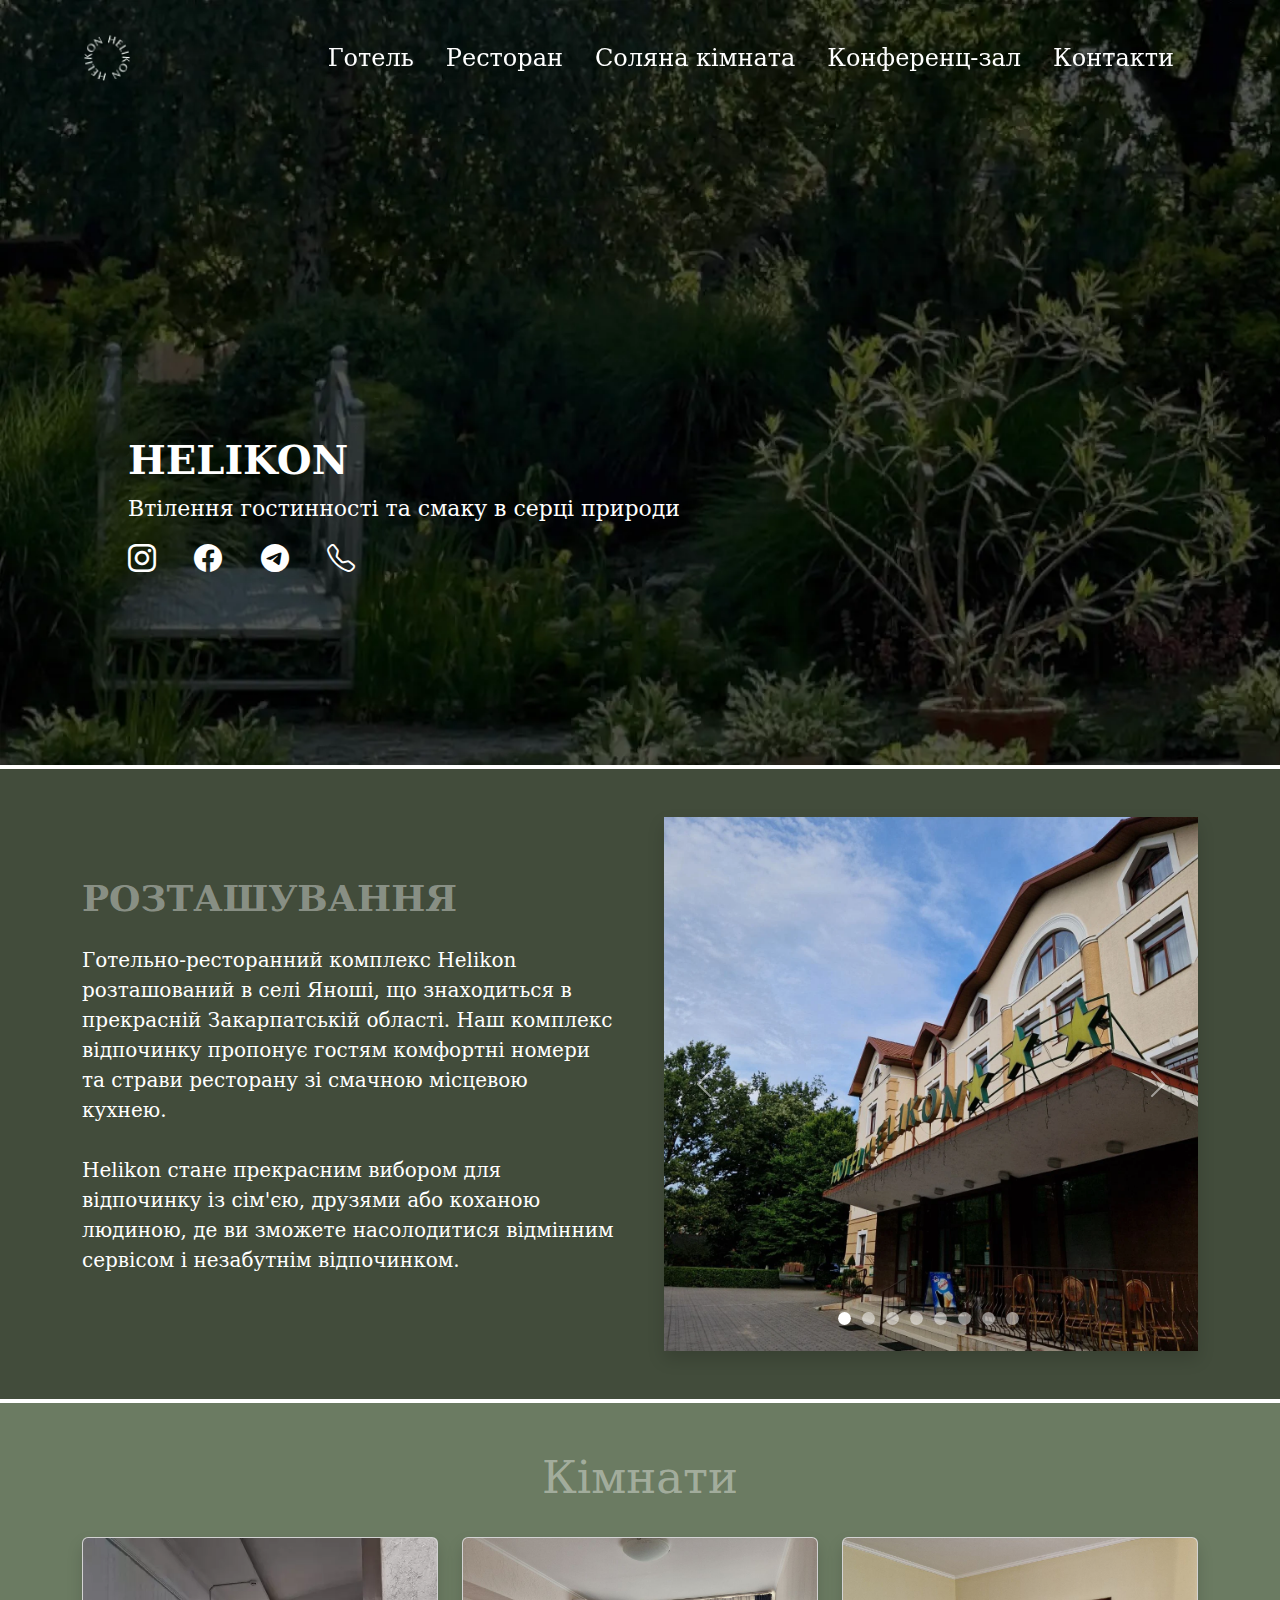
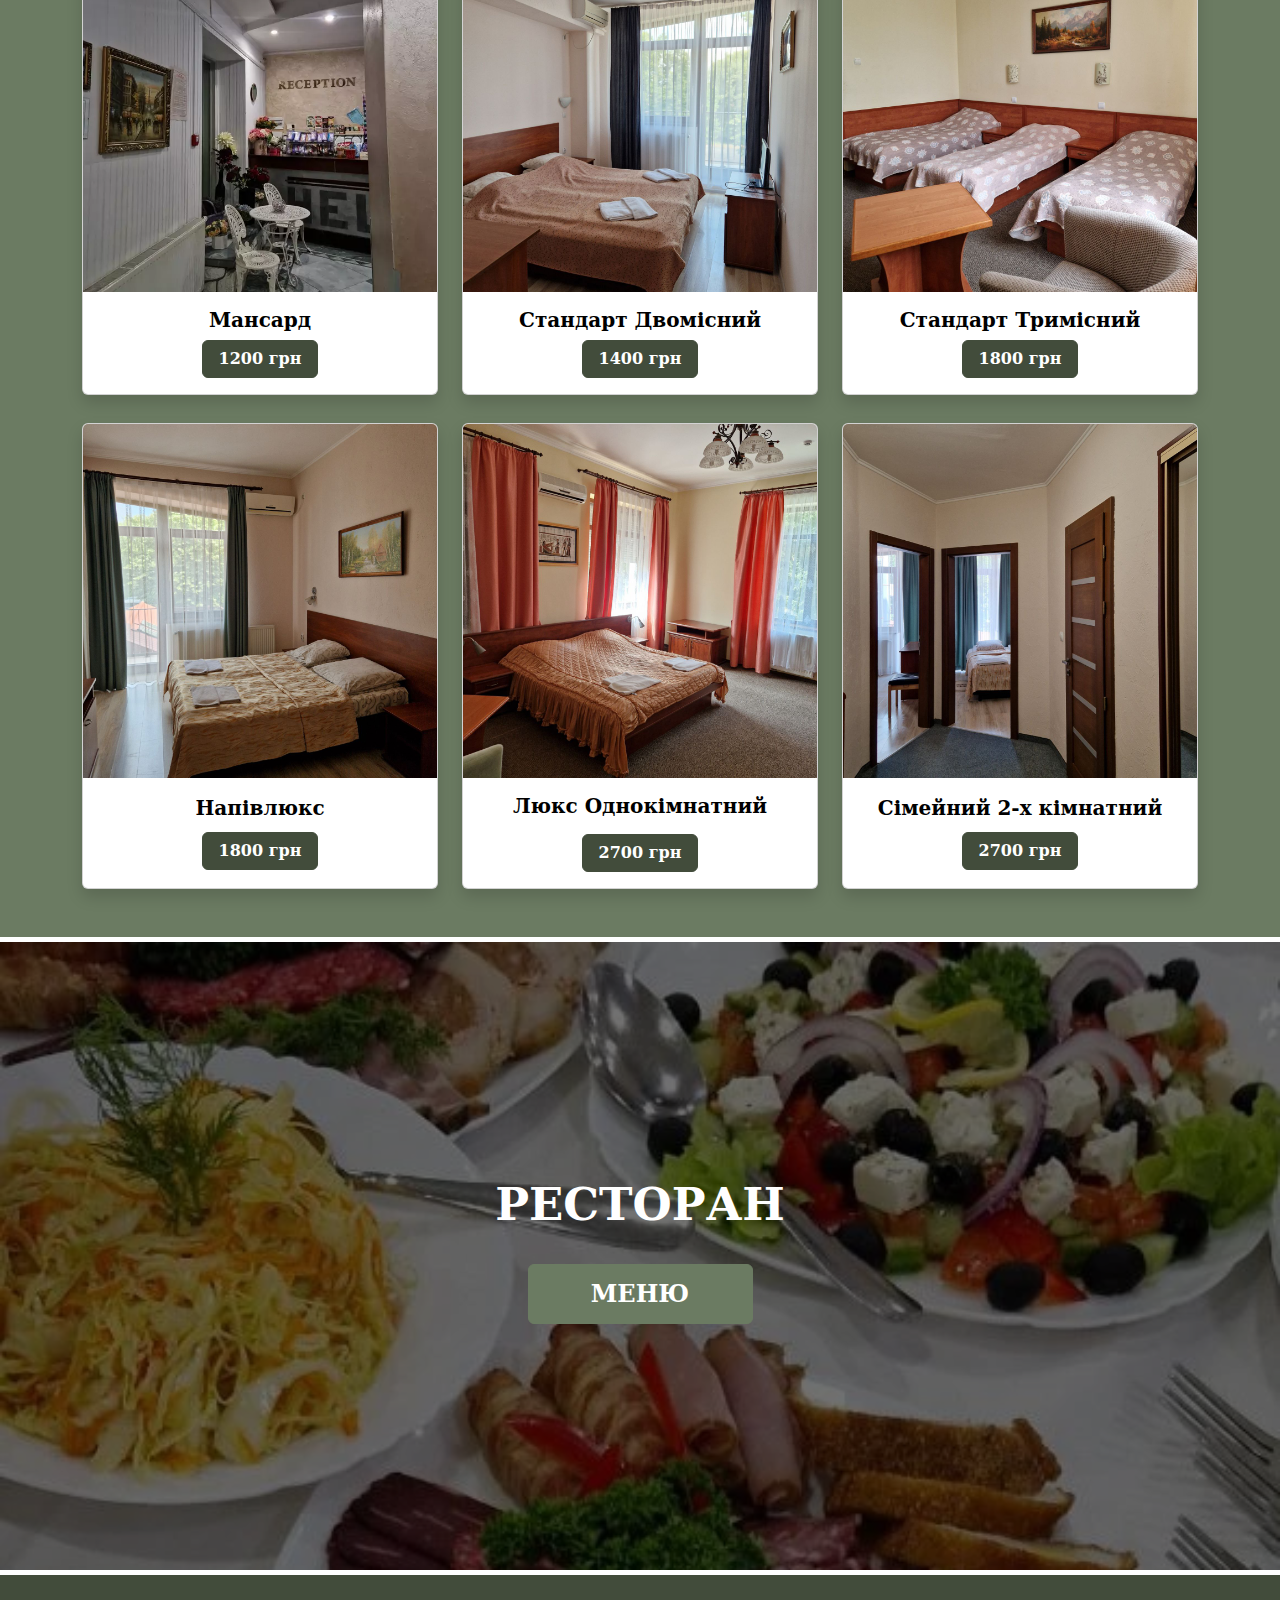
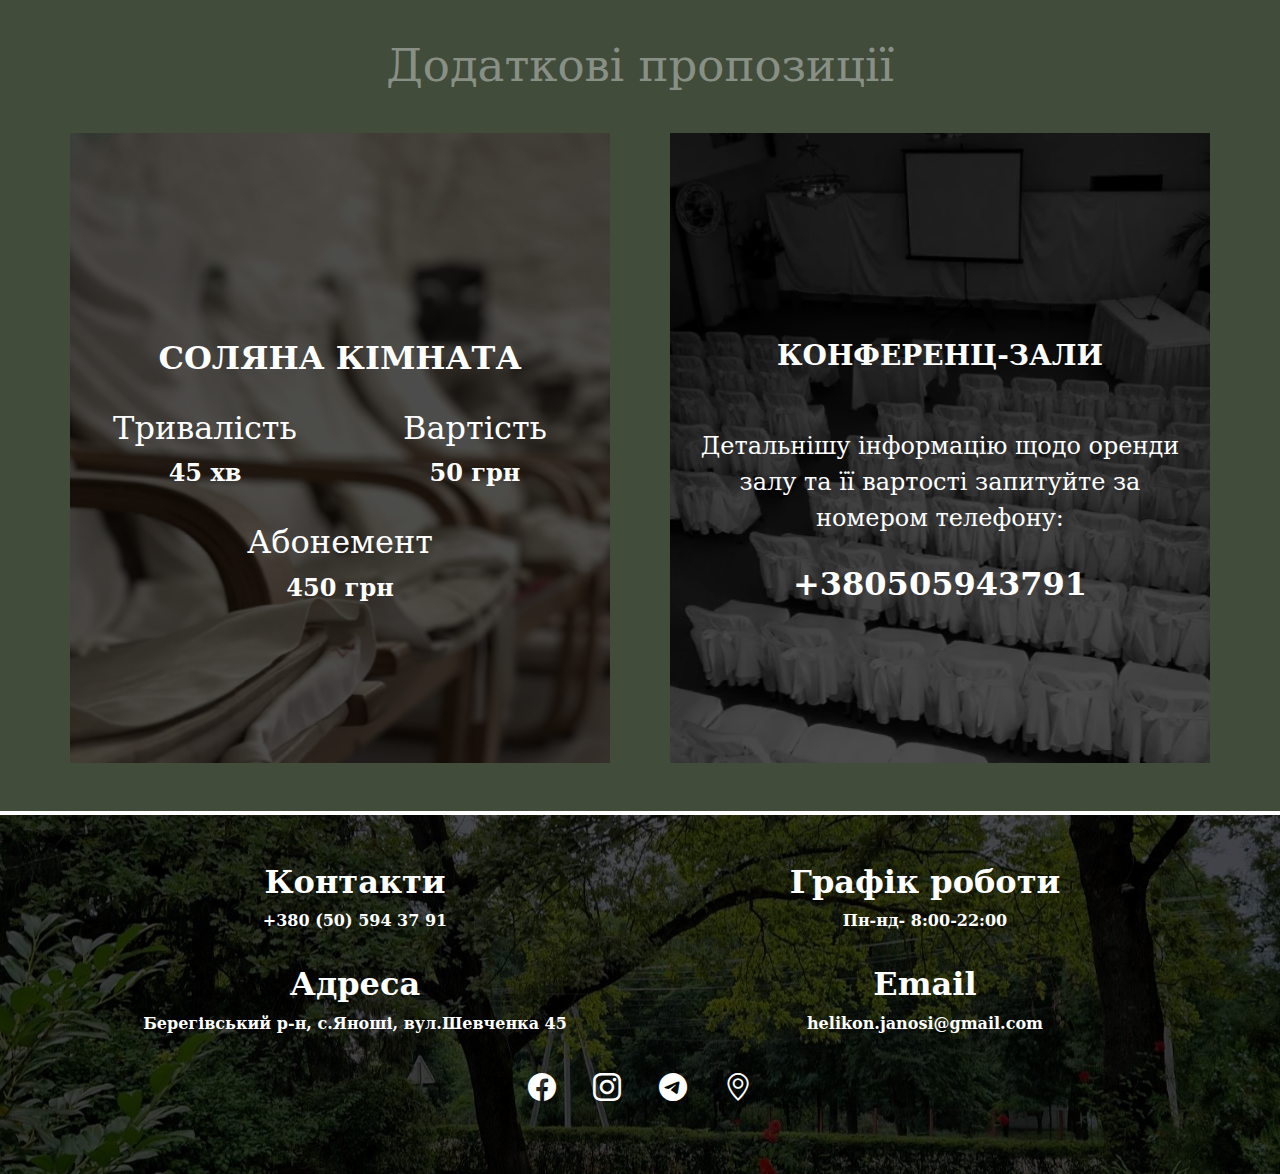
<file: index.html>
<!doctype html>
<html lang="en">
  <head>
    <meta charset="utf-8">
    <meta name="viewport" content="width=device-width, initial-scale=1">
    <title>Готель Гелікон - Яноші</title>
    <link rel="stylesheet" href="styles.css">
    <link rel="icon" type="image/x-icon" href="assets/logo.webp">
    <link rel="preconnect" href="https://fonts.googleapis.com">
    <link rel="preconnect" href="https://fonts.gstatic.com" crossorigin>
    <link href="https://fonts.googleapis.com/css2?family=Montserrat:ital,wght@0,100..900;1,100..900&display=swap" rel="stylesheet">
    <link rel="stylesheet" href="https://cdn.jsdelivr.net/npm/bootstrap-icons@1.11.3/font/bootstrap-icons.min.css">
    <link href="https://cdn.jsdelivr.net/npm/bootstrap@5.3.3/dist/css/bootstrap.min.css" rel="stylesheet" integrity="sha384-QWTKZyjpPEjISv5WaRU9OFeRpok6YctnYmDr5pNlyT2bRjXh0JMhjY6hW+ALEwIH" crossorigin="anonymous">
  </head>
  <body>
    <nav class="navbar navbar-expand-lg fixed-top navbar-dark m-auto" style="width: 100%;">
      <div class="container py-2">
        <img src="assets/logo.webp" style="width: 50px" alt="">
        <button
          class="navbar-toggler"
          type="button"
          data-bs-toggle="collapse"
          data-bs-target="#navbarNav"
          aria-controls="navbarNav"
          aria-expanded="false"
          aria-label="Toggle navigation"
        >
          <span class="navbar-toggler-icon"></span>
        </button>
        <div class="collapse navbar-collapse p-3" id="navbarNav">
          <ul class="navbar-nav ms-auto">
            <li class="nav-item ms-0 ms-md-3">
              <a class="nav-link  fs-4 fw-medium  text-white text-center no-padding" aria-current="page" href="#rooms">Готель </a>
            </li>
            <li class="nav-item ms-0 ms-md-3">
              <a class="nav-link  fs-4 fw-medium text-white text-center no-padding a-pt" href="#restaurant">Ресторан </a>
            </li>
            <li class="nav-item ms-0 ms-md-3">
              <a class="nav-link   fs-4 fw-medium  text-white text-center no-padding a-pt" href="#extra">Соляна кімната</a>
            </li>
            <li class="nav-item ms-0 ms-md-3">
              <a class="nav-link   fs-4 fw-medium text-white text-center no-padding a-pt"href="#conference">Конференц-зал</a>
            </li>
            <li class="nav-item ms-0 ms-md-3">
              <a class="nav-link  fs-4 fw-medium  text-white text-center no-padding a-pt" href="#footer">Контакти</a>
            </li>
          </ul>
        </div>
      </div>
    </nav>

    <section class="hero">
      <div class="wrapper" >
            <h1 class="text-white fw-bold w-50 smaller-helikon pb-1" >HELIKON</h1>
            <h4 class="text-white w-50 smaller-p" style="font-size: 22px;">Втілення гостинності та смаку в серці природи</h4>
            <p class="socials mt-3 lead">
              <a href="https://www.instagram.com/hotel.helikon?igshid=MzRlODBiNWFlZA%3D%3D" aria-label="instagram" target="_blank"><i class="bi bi-instagram text-white fs-3 me-3"></i></a>
              <a href="https://www.facebook.com/helikonhotel/" target="_blank" aria-label="facebook"><i class="bi bi-facebook text-white fs-3 mx-3"></i></a>
              <a href="https://t.me/helikon_hotel" target="_blank" aria-label="telegram"><i class="bi bi-telegram text-white fs-3 mx-3"></i></a>
              <a href="tel:+380505943791" target="_blank" aria-label="telephone"><i class="bi bi-telephone text-white fs-3 mx-3"></i></a>
            </p>
      </div>
    </section>
  
  <section class=" bg-dark-green">
    <div class="container py-5 mt-1">
      <div class="row align-items-center justify-content-center g-5">
        <div class="col-12 col-lg-6">
          <h1 class="fw-bold text-title-color pb-3 kozep smaller-title" style="font-size: 36px;">РОЗТАШУВАННЯ</h1>
          <p class="lead text-white fs-5 smaller-p kozep">
            Готельно-ресторанний комплекс Helikon розташований в селі Яноші,
             що знаходиться в прекрасній Закарпатській області. Наш комплекс відпочинку пропонує 
             гостям комфортні номери та страви ресторану зі смачною місцевою кухнею.
                <br><br>
            Helikon стане прекрасним вибором для відпочинку із сім'єю, друзями або коханою людиною,
             де ви зможете насолодитися відмінним сервісом і незабутнім відпочинком.
          </p>
        </div>
          <div class="col-12 col-lg-6 ">
            <div id="carouselExampleIndicators" class="carousel slide" data-bs-ride="carousel">
              <div class="carousel-indicators">
                <button type="button" data-bs-target="#carouselExampleIndicators" data-bs-slide-to="0" class="active" aria-current="true" aria-label="Slide 1"></button>
                <button type="button" data-bs-target="#carouselExampleIndicators" data-bs-slide-to="1" aria-label="Slide 2"></button>
                <button type="button" data-bs-target="#carouselExampleIndicators" data-bs-slide-to="2" aria-label="Slide 3"></button>
                <button type="button" data-bs-target="#carouselExampleIndicators" data-bs-slide-to="3" aria-label="Slide 4"></button>
                <button type="button" data-bs-target="#carouselExampleIndicators" data-bs-slide-to="4" aria-label="Slide 5"></button>
                <button type="button" data-bs-target="#carouselExampleIndicators" data-bs-slide-to="5" aria-label="Slide 6"></button>
                <button type="button" data-bs-target="#carouselExampleIndicators" data-bs-slide-to="6" aria-label="Slide 7"></button>
                <button type="button" data-bs-target="#carouselExampleIndicators" data-bs-slide-to="7" aria-label="Slide 8"></button>
              </div>
              <div class="carousel-inner shadow">
                <div class="carousel-item active c-item">
                  <img src="assets/hoteltext.webp" class="d-block c-img w-100" alt="helikontext" y>
                </div>
                <div class="carousel-item  c-item">
                  <img src="assets/reception.webp" class="d-block c-img w-100" alt="reception">
                </div>
                <div class="carousel-item c-item">
                  <img src="assets/billiard.jpg" class="d-block c-img w-100" alt="billiard">
                </div>
                <div class="carousel-item c-item">
                  <img src="assets/padrestaurant.jpg" class="d-block c-img w-100" alt="restaurant-entrance">
                </div>
                <div class="carousel-item c-item">
                  <img src="assets/beszetkak.jpg" class="d-block c-img w-100" alt="restaurant-entrance">
                </div>
                <div class="carousel-item c-item">
                  <img src="assets/monument.webp" class="d-block c-img w-100" alt="monument">
                </div>
                <div class="carousel-item c-item">
                  <img src="assets/park3.webp" class="d-block c-img w-100" alt="park">
                </div>
                <div class="carousel-item c-item">
                  <img src="assets/bridge.webp" class="d-block c-img w-100" alt="bridge">
                </div>
              </div>
              <button class="carousel-control-prev" type="button" data-bs-target="#carouselExampleIndicators" data-bs-slide="prev">
                <span class="carousel-control-prev-icon" aria-hidden="true"></span>
                <span class="visually-hidden">Previous</span>
              </button>
              <button class="carousel-control-next" type="button" data-bs-target="#carouselExampleIndicators" data-bs-slide="next">
                <span class="carousel-control-next-icon" aria-hidden="true"></span>
                <span class="visually-hidden">Next</span>
              </button>
            </div>
        </div>
      </div>
    </div>
  </section>
 
    <section class="bg-light-green mt-1" id="rooms">
      <div class="container py-5">
        <div class="row">
          <h1 class="text-title-color text-center pb-4" style="font-size: 45px;">Кімнати</h1>
        </div>
        <div class="row row-cols-1 row-cols-md-3 justify-content-center g-4 ">
          <div class="col-12 col-lg-4">
            <a href="rooms/room_mansard.html">
              <div class="card shadow" style="height: 100%;">
                <img src="assets/reception.webp" class="card-img-top" alt="reception">
                <div class="card-body m-auto d-flex row align-items-center justify-content-center">
                  <h2 class="card-title fw-bold text-black text-center fs-5">Мансард</h2>
                  <a href="rooms/room_mansard.html" aria-label="mansard-room" class="text-center"><button class="btn btn-primary px-3 fw-bold" >1200 грн</button></a>
                </div>
              </div>
            </a>
            
          </div>
          
          <div class="col-12 col-lg-4">
            <a href="rooms/standard.html">
              <div class="card shadow">
                <img src="assets/standard-1.jpg" class="card-img-top" alt="reception">
                <div class="card-body m-auto text-center d-flex row align-items-center justify-content-center">
                  <h2 class="card-title fw-bold text-black text-center fs-5">Стандарт Двомісний</h2>
                  <a href="rooms/standard.html" aria-label="standard-room" class=""><button class="btn btn-primary px-3 fw-bold" >1400 грн</button></a>
                </div>
              </div>
            </a>
          </div>

          <div class="col-12 col-lg-4">
            <a href="rooms/standard3.html">
              <div class="card shadow">
                <img src="assets/3-standard-beds-2.jpg" class="card-img-top" alt="reception">
                <div class="card-body m-auto text-center d-flex row align-items-center justify-content-center">
                  <h2 class="card-title fw-bold text-center fs-5 text-black">Стандарт Тримісний</h2>
                  <a href="rooms/standard3.html" aria-label="standard-3-room" class=""><button class="btn btn-primary px-3 fw-bold" >1800 грн</button></a>
                </div>
              </div>
            </a>
            
          </div>

        </div>


        <div class="row row-cols-1 row-cols-md-3 justify-content-center g-4 mt-1">
          <div class="col-12 col-lg-4">
            <a href="rooms/half_lux.html">
              <div class="card shadow " style="height: 100%">
                <img src="assets/half-lux-bg.jpg" class="card-img-top" alt="reception">
                <div class="card-body bf m-auto text-center d-flex row align-items-center justify-content-center">
                  <h2 class="card-title fw-bold text-center fs-5 text-black" >Напівлюкс</h2>
                  <a href="rooms/half_lux.html" class="" aria-label="half_lux"><button class="btn btn-primary px-3 fw-bold" >1800 грн</button></a>
                </div>
              </div>
            </a>
            
          </div>


          <div class="col-12 col-lg-4 " >
            <a href="rooms/lux.html">
              <div class="card shadow" style="height: 100%" >
                <img src="assets/1szobas-lux-5.jpg" class="card-img-top" alt="reception">
                <div class="card-body m-auto text-center d-flex row align-items-center justify-content-center">
                  <h2 class="card-title fw-bold text-center fs-5 text-black" >Люкс Однокімнатний</h2>
                  <a href="rooms/lux.html" class="" aria-label="lux"><button class="btn btn-primary px-3 mt-sm-2 m-0 fw-bold" >2700 грн</button></a>
                </div>
              </div>
            </a>
            
          </div>


          <div class="col-12 col-lg-4" >
            <a href="rooms/family.html">
              <div class="card shadow " style="height: 100%">
                <img src="assets/family-room-corridor.jpg" class="card-img-top" alt="reception">
                <div class="card-body m-auto text-center d-flex row align-items-center justify-content-center">
                  <h2 class="card-title fw-bold text-center fs-5 text-black">Сімейний 2-х кімнатний</h2>
                  <a href="rooms/family.html"  class=""><button class="btn btn-primary px-3 fw-bold" >2700 грн</button></a>
                </div>
              </div>
            </a>
            
          </div>


        </div>

      </div>
    </section>


    <section class="food mt-1 " style="height: 70vh" id="restaurant">
      <div class="container py-5 " style="position: relative;top: 30%;">
        <div class="row">
          <h1 class="text-white fw-bold text-center pb-4 bigger-title" style="font-size: 45px;">РЕСТОРАН</h1>
        </div>
        <div class="row align-items-center justify-content-center">
          <a href="https://drive.google.com/file/d/1FAwfvwoarfhli2AD0SBdo2OwLn0RO6tQ/view" class="text-center" target="_blank"><button class="btn btn-secondary btn-resp fw-bold fs-4" style="width: 25vh; height: 60px;">МЕНЮ</button></a>
        </div>
    </section>





    <section class="bg-dark-green mt-1" id="extra">
      <div class="container py-5">
        <div class="row py-3">
          <h1 class="text-title-color text-center" style="font-size: 45px;">Додаткові пропозиції</h1>
        </div>
        <div class="row  text-white fw-bold jc-center"  style="justify-content: space-between;">
          <div class="col-12 col-lg-6 text-center salt-room p-0 mt-3 card-width" style="height: 70vh; max-width: 60vh;">
            <div class="salt-room-filter">
              <div class="container top" style="position: absolute; top: 25%;">
                <div class="row">
                  <div class="col-12">
                    <h1 class= "mt-5 fw-bold smaller-title fs-2">СОЛЯНА КІМНАТА</h1>
                  </div>
                </div>
                <div class="row mt-2">
                  <div class="col-12 col-lg-6 mt-3">
                    <h2 class="fs-2">Тривалість</h2>
                    <p class="fs-4">45 хв</p>
                  </div>
                  <div class="col-12 col-lg-6 mt-3">
                    <h2 class="fs-2">Вартість</h2>
                    <p class="fs-4">50 грн</p>
                  </div>
                </div>
                <div class="row mt-2">
                  <div class="col-12 mt-2">
                    <h2 class="fs-2">Абонемент</h2>
                    <p class="fs-4">450 грн</p>
                  </div>
                </div>
              </div>
            </div>
          </div >

          <div class="col-12 col-lg-6 text-center conference p-0 mt-3 card-width" style="height: 70vh; max-width: 60vh;"id="conference">
            <div class="salt-room-filter">
              <div class="container top" style="position: absolute; top: 25%;">
                <div class="row ">
                  <div class="col-12 ">
                    <h1 class= "mt-5 fw-bold fs-3 smaller-title" >КОНФЕРЕНЦ-ЗАЛИ</h1>
                  </div>
                </div>
                <div class="row mt-5 fw-light fs-4">
                  <p>Детальнішу інформацію щодо оренди залу та її вартості запитуйте за номером телефону:</p>
                </div>
                <div class="row text-center fw-bold fs-2 mt-2">
                  <a href="tel:+380505943791" aria-label="tel">+380505943791</a>
                </div>
                </div>
              </div>
            </div>
            
          </div>
        </div>
      </div>
    </section>
    <footer class="mx-auto mt-1" id="footer">
      <div class="footer-filter py-5">
          <div class="container ">
              <div class="row">
                  <div class="col-12 col-lg-6">
                      <h2 class="text-white fw-bold text-center">Контакти</h2>
                      <p class="text-white fw-bold text-center"><a href="tel:+380505943791" aria-label="tel">+380 (50) 594 37 91</a></p>
                  </div>
                  <div class="col-12 col-lg-6">
                      <h2 class="text-white fw-bold text-center">Графік роботи</h2>
                      <p class="text-white fw-bold text-center">Пн-нд- 8:00-22:00</p>
                  </div>
              </div>
              <div class="row pt-3">
                  <div class="col-12 col-lg-6">
                      <h2 class="text-white fw-bold text-center">Адреса</h2>
                      <p class="text-white fw-bold text-center">Берегівський р-н, с.Яноші, вул.Шевченка 45</p>
                  </div>
                  <div class="col-12 col-lg-6">
                      <h2 class="text-white fw-bold text-center ">Email</h2>
                      <p class="text-white fw-bold text-center ">helikon.janosi@gmail.com</p>
                  </div>
              </div>
              <div class="row">
                <div class="col-12">
                  <p class="socials mt-3 text-center">
                    <a href="https://www.facebook.com/helikonhotel/" aria-label="facebook" target="_blank"><i class="bi bi-facebook text-white fs-3 mx-3"></i></a>
                    <a href="https://www.instagram.com/hotel.helikon?igshid=MzRlODBiNWFlZA%3D%3D" aria-label="instagram" target="_blank"><i class="bi bi-instagram text-white fs-3 mx-3"></i></a>
                    <a href="https://t.me/helikon_hotel" target="_blank" aria-label="telegram"><i class="bi bi-telegram text-white fs-3 mx-3"></i></a>
                    <a href="https://maps.app.goo.gl/gHzS9UnfckGbRs8E8" aria-label="maps" target="_blank"><i class="bi bi-geo-alt text-white fs-3 mx-3"></i></a>
                  </p>
                </div>
              </div>
          </div>
      </div>
     
    </footer>
    <script src="https://code.jquery.com/jquery-3.5.1.slim.min.js"></script>
  <script src="https://cdn.jsdelivr.net/npm/@popperjs/core@2.9.2/dist/umd/popper.min.js"></script>
  <script src="https://stackpath.bootstrapcdn.com/bootstrap/4.5.2/js/bootstrap.min.js"></script>
    <script src="https://cdn.jsdelivr.net/npm/bootstrap@5.3.3/dist/js/bootstrap.bundle.min.js" integrity="sha384-YvpcrYf0tY3lHB60NNkmXc5s9fDVZLESaAA55NDzOxhy9GkcIdslK1eN7N6jIeHz" crossorigin="anonymous"></script>
    <script>
      var nav = document.querySelector('nav');

      window.addEventListener('scroll', function() {
        if (window.pageYOffset > 100) {
          nav.classList.add('navbar-bg', 'shadow');
        } else {
          nav.classList.remove('navbar-bg', 'shadow');
        }
      });
      $(document).ready(function () {
    $('.navbar-nav a').on('click', function () {
      if ($('.navbar-toggler').is(':visible')) {
        $('.navbar-collapse').collapse('hide');
      }
    });
  });
    </script>

  </body>
</html>
</file>
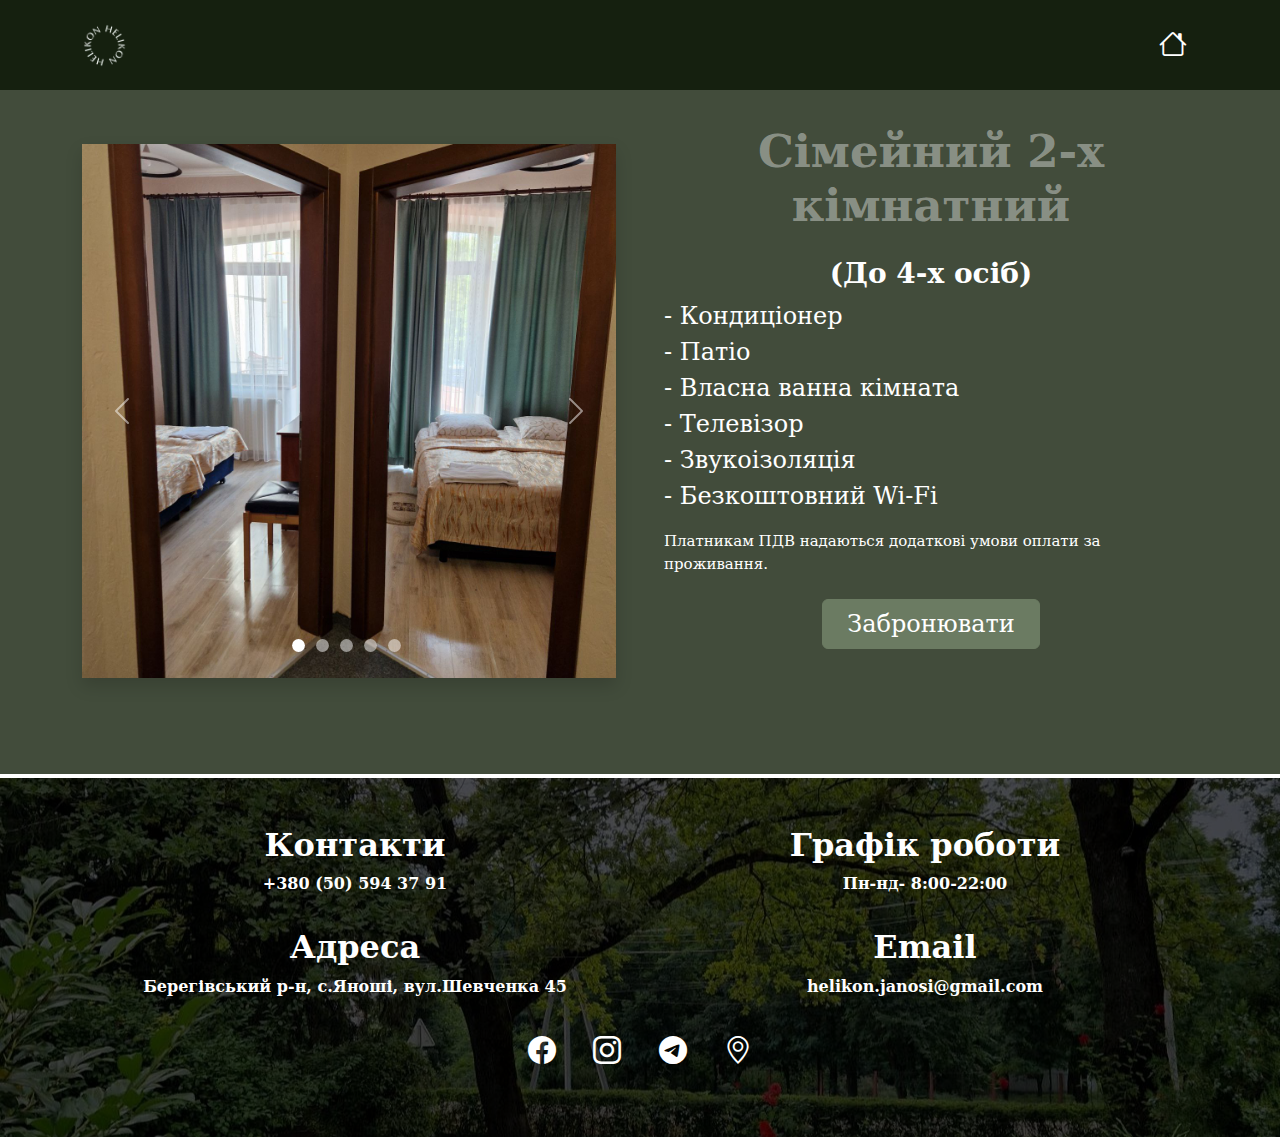
<file: rooms/family.html>
<!doctype html>
<html lang="en">
  <head>
    <meta charset="utf-8">
    <meta name="viewport" content="width=device-width, initial-scale=1">
    <title>Номер - Сімейний</title>
    <link rel="icon" type="image/x-icon" href="../assets/logo.webp">
    <link rel="stylesheet" href="../styles.css">
    <link rel="preconnect" href="https://fonts.googleapis.com">
    <link rel="preconnect" href="https://fonts.gstatic.com" crossorigin>
    <link href="https://fonts.googleapis.com/css2?family=Montserrat:ital,wght@0,100..900;1,100..900&display=swap" rel="stylesheet">
    <link rel="stylesheet" href="https://cdn.jsdelivr.net/npm/bootstrap-icons@1.11.3/font/bootstrap-icons.min.css">
    <link href="https://cdn.jsdelivr.net/npm/bootstrap@5.3.3/dist/css/bootstrap.min.css" rel="stylesheet" integrity="sha384-QWTKZyjpPEjISv5WaRU9OFeRpok6YctnYmDr5pNlyT2bRjXh0JMhjY6hW+ALEwIH" crossorigin="anonymous">
  </head>
  <body>
    <header class="gradient">
    <nav class="navbar navbar-expand-lg py-3 navbar-bg fixed-top">
      <div class="container">
        <img src="../assets/logo.webp" style="width: 45px" alt="">
          <ul class="navbar-nav ms-auto">
            <li class="nav-item ms-0 ms-md-3">
              <a class="nav-link fs-3 fw-bold text-white text-center no-padding" style="letter-spacing: 3px;" aria-current="page" href="../index.html#rooms"><i class="bi bi-house"></i></a>
            </li>
          </ul>
        </div>
      </div>
    </nav>
  </header>
  <section class=" bg-dark-green  py-5">
    <div class="container py-5">
      <div class="row align-items-center justify-content-center g-5">
          <div class="col-12 col-lg-6 pt-5">
            <div id="carouselExampleIndicators" class="carousel slide" data-bs-ride="carousel">
              <div class="carousel-indicators">
                <button type="button" data-bs-target="#carouselExampleIndicators" data-bs-slide-to="0" class="active" aria-current="true" aria-label="Slide 1"></button>
                <button type="button" data-bs-target="#carouselExampleIndicators" data-bs-slide-to="1" aria-label="Slide 2"></button>
                <button type="button" data-bs-target="#carouselExampleIndicators" data-bs-slide-to="2" aria-label="Slide 3"></button>
                <button type="button" data-bs-target="#carouselExampleIndicators" data-bs-slide-to="3" aria-label="Slide 4"></button>
                <button type="button" data-bs-target="#carouselExampleIndicators" data-bs-slide-to="4" aria-label="Slide 5"></button>
              </div>
              <div class="carousel-inner shadow">
                <div class="carousel-item active c-item">
                  <img src="../assets/family-2-rooms.jpg" class="d-block c-img w-100" alt="family-room">
                </div>
                <div class="carousel-item c-item">
                  <img src="../assets/family-room-1.jpg" class="d-block w-100" alt="family-room">
                </div>
                <div class="carousel-item c-item">
                  <img src="../assets/family-room-2.jpg" class="d-block w-100" alt="family-room">
                </div>
                <div class="carousel-item c-item">
                  <img src="../assets/family-room-2-from-indside.jpg" class="d-block w-100" alt="family-room">
                </div>
              </div>
              <button class="carousel-control-prev" type="button" data-bs-target="#carouselExampleIndicators" data-bs-slide="prev">
                <span class="carousel-control-prev-icon" aria-hidden="true"></span>
                <span class="visually-hidden">Previous</span>
              </button>
              <button class="carousel-control-next" type="button" data-bs-target="#carouselExampleIndicators" data-bs-slide="next">
                <span class="carousel-control-next-icon" aria-hidden="true"></span>
                <span class="visually-hidden">Next</span>
              </button>
            </div>
        </div>
        <div class="col-12 col-lg-6">
            <h1 class="fw-bold text-title-color pb-3 kozep smaller-title text-center" style="font-size: 45px;">Сімейний 2-х кімнатний</h1>
            <div class="h3 fw-bold text-white text-center">(До 4-х осіб)</div>
            <p class="lead text-white fs-4 smaller-p kozep">
               
               - Кондиціонер
               <br>
               - Патіо
                <br>
                - Власна ванна кімната
                <br>
                - Телевізор
                <br>
                - Звукоізоляція
                <br>
                - Безкоштовний Wi-Fi
                <p class="text-white lead pdv kozep">Платникам ПДВ надаються додаткові умови оплати за проживання.</p>
              </ul>
              
            </p>
            <div class="gomb text-center mt-4">
                <a href="https://www.booking.com/hotel/ua/otiel-gielikon.hu.html?label=gog235jc-1DCAsoZ0IaZXZhLWFwYXJ0bWFuLWhlbGlrb24tbGlnZXRIEVgDaGeIAQGYARG4ARfIAQzYAQPoAQH4AQKIAgGoAgO4AsijurQGwAIB0gIkMGY1YWI0OTItODQ4OS00OTcwLTk0MWQtNmE1MTg4MWNkZGRl2AIE4AIB&sid=e0cafd37347ac177a29749ce9b56b9c4&aid=356980&ucfs=1&checkin=2024-07-24&checkout=2024-07-28&dest_id=-1040385&dest_type=city&group_adults=2&no_rooms=1&group_children=0&sr_order=popularity&atlas_src=sr_iw_title"><button class="btn btn-secondary px-4 fw-medium fs-4">Забронювати</button></a>
            </div>
              
          </div>
      </div>
    </div>
  </section>

  <footer class="mx-auto mt-1" id="footer">
    <div class="footer-filter py-5">
        <div class="container ">
            <div class="row">
                <div class="col-12 col-lg-6">
                    <h2 class="text-white fw-bold text-center">Контакти</h2>
                    <p class="text-white fw-bold text-center">+380 (50) 594 37 91</p>
                </div>
                <div class="col-12 col-lg-6">
                    <h2 class="text-white fw-bold text-center">Графік роботи</h2>
                    <p class="text-white fw-bold text-center">Пн-нд- 8:00-22:00</p>
                </div>
            </div>
            <div class="row pt-3">
                <div class="col-12 col-lg-6">
                    <h2 class="text-white fw-bold text-center">Адреса</h2>
                    <p class="text-white fw-bold text-center">Берегівський р-н, с.Яноші, вул.Шевченка 45</p>
                </div>
                <div class="col-12 col-lg-6">
                    <h2 class="text-white fw-bold text-center ">Email</h2>
                    <p class="text-white fw-bold text-center ">helikon.janosi@gmail.com</p>
                </div>
            </div>
            <div class="row">
              <div class="col-12">
                <p class="socials mt-3 text-center">
                  <a href="https://www.facebook.com/helikonhotel/" target="_blank"><i class="bi bi-facebook text-white fs-3 mx-3"></i></a>
                  <a href="https://www.instagram.com/hotel.helikon?igshid=MzRlODBiNWFlZA%3D%3D" target="_blank"><i class="bi bi-instagram text-white fs-3 mx-3"></i></a>
                  <a href="https://t.me/helikon_hotel" target="_blank"><i class="bi bi-telegram text-white fs-3 mx-3"></i></a>
                  <a href="https://maps.app.goo.gl/gHzS9UnfckGbRs8E8" target="_blank"><i class="bi bi-geo-alt text-white fs-3 mx-3"></i></a>
                </p>
              </div>
            </div>
        </div>
    </div>
   
  </footer>

    <script src="https://cdn.jsdelivr.net/npm/bootstrap@5.3.3/dist/js/bootstrap.bundle.min.js" integrity="sha384-YvpcrYf0tY3lHB60NNkmXc5s9fDVZLESaAA55NDzOxhy9GkcIdslK1eN7N6jIeHz" crossorigin="anonymous"></script>
  </body>
</html>
</file>
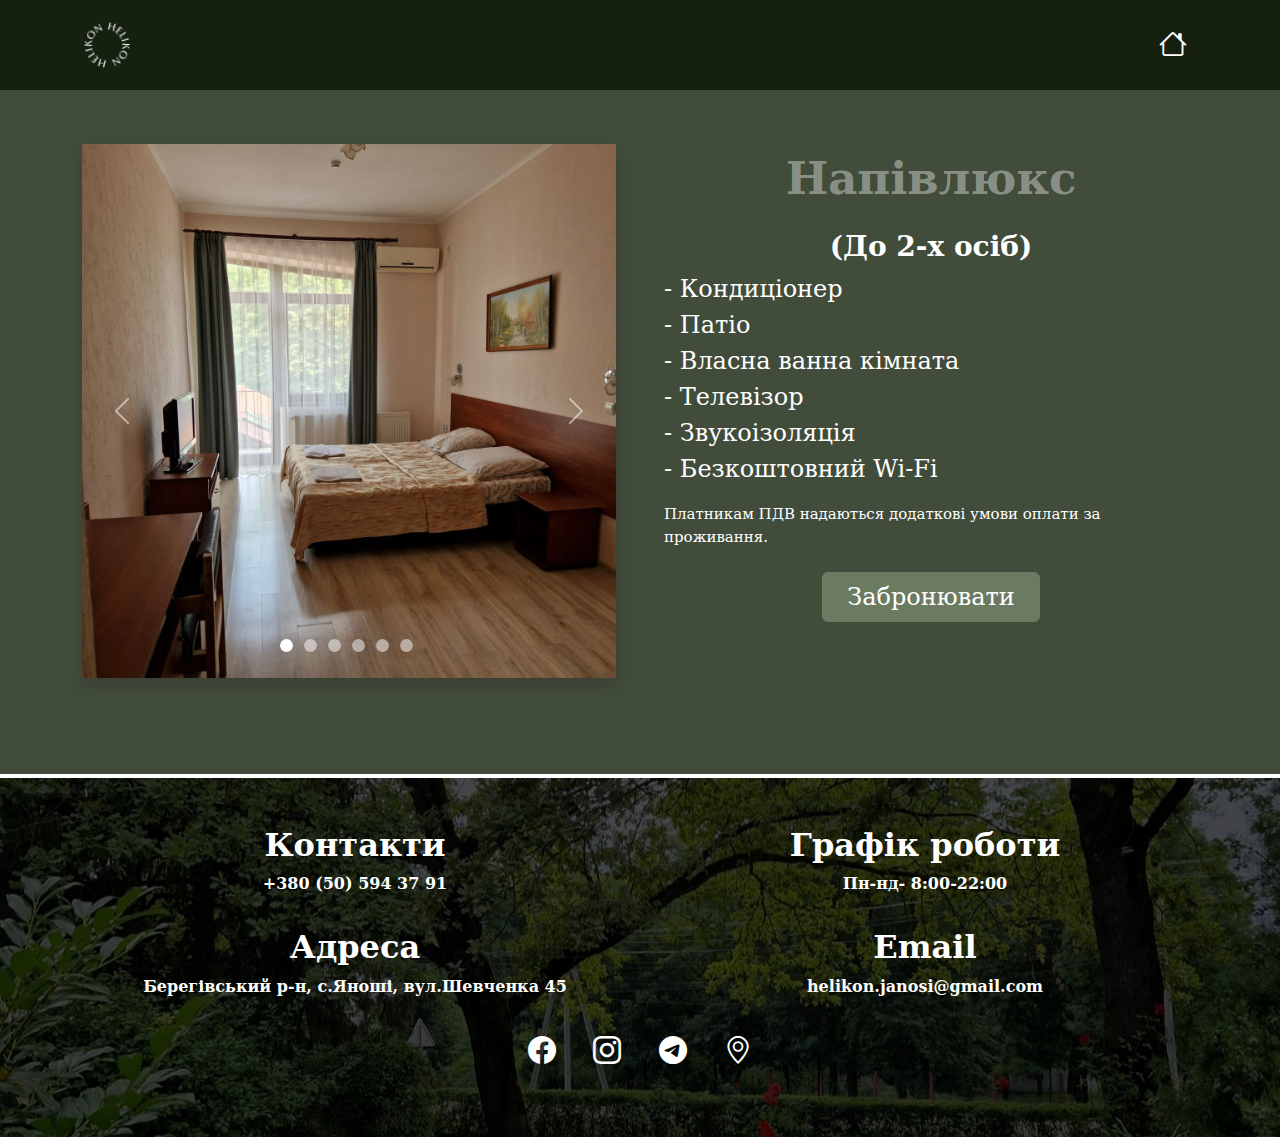
<file: rooms/half_lux.html>
<!doctype html>
<html lang="en">
  <head>
    <meta charset="utf-8">
    <meta name="viewport" content="width=device-width, initial-scale=1">
    <title>Номер - Напівлюкс</title>
    <link rel="stylesheet" href="../styles.css">
    <link rel="icon" type="image/x-icon" href="../assets/logo.webp">
    <link rel="preconnect" href="https://fonts.googleapis.com">
    <link rel="preconnect" href="https://fonts.gstatic.com" crossorigin>
    <link href="https://fonts.googleapis.com/css2?family=Montserrat:ital,wght@0,100..900;1,100..900&display=swap" rel="stylesheet">
    
    <link rel="stylesheet" href="https://cdn.jsdelivr.net/npm/bootstrap-icons@1.11.3/font/bootstrap-icons.min.css">
    <link href="https://cdn.jsdelivr.net/npm/bootstrap@5.3.3/dist/css/bootstrap.min.css" rel="stylesheet" integrity="sha384-QWTKZyjpPEjISv5WaRU9OFeRpok6YctnYmDr5pNlyT2bRjXh0JMhjY6hW+ALEwIH" crossorigin="anonymous">
  </head>
  <body>
    <header class="gradient">
    <nav class="navbar navbar-expand-lg py-3 navbar-bg fixed-top">
      <div class="container">
        <img src="../assets/logo.webp" style="width: 50px" alt="">
        
          
          <ul class="navbar-nav ms-auto">
            <li class="nav-item ms-0 ms-md-3">
              <a class="nav-link fs-3 fw-bold text-white text-center no-padding" style="letter-spacing: 3px;" aria-current="page" href="../index.html#rooms"><i class="bi bi-house"></i></a>
            </li>
            
          </ul>
        </div>
      </div>
    </nav>
  </header>
  <section class=" bg-dark-green py-5">
    <div class="container py-5">
      <div class="row align-items-center justify-content-center g-5">
          <div class="col-12 col-lg-6 pt-5">
            <div id="carouselExampleIndicators" class="carousel slide" data-bs-ride="carousel">
              <div class="carousel-indicators">
                <button type="button" data-bs-target="#carouselExampleIndicators" data-bs-slide-to="0" class="active" aria-current="true" aria-label="Slide 1"></button>
                <button type="button" data-bs-target="#carouselExampleIndicators" data-bs-slide-to="1" aria-label="Slide 2"></button>
                <button type="button" data-bs-target="#carouselExampleIndicators" data-bs-slide-to="2" aria-label="Slide 3"></button>
                <button type="button" data-bs-target="#carouselExampleIndicators" data-bs-slide-to="3" aria-label="Slide 4"></button>
                <button type="button" data-bs-target="#carouselExampleIndicators" data-bs-slide-to="4" aria-label="Slide 5"></button>
                <button type="button" data-bs-target="#carouselExampleIndicators" data-bs-slide-to="5" aria-label="Slide 6"></button>
              </div>
              <div class="carousel-inner shadow">
                <div class="carousel-item active c-item">
                  <img src="../assets/half-lux-kivulrol.jpg" class="d-block c-img w-100" alt="half-lux-room-pictures">
                </div>
                <div class="carousel-item c-item">
                  <img src="../assets/half-lux-bentrol.jpg" class="d-block c-img w-100" alt="half-lux-room-pictures">
                </div>
                <div class="carousel-item c-item">
                  <img src="../assets/half-lux-2.1.jpg" class="d-block c-img w-100" alt="half-lux-room-pictures">
                </div>
                <div class="carousel-item c-item">
                  <img src="../assets/half-lux-2.2.jpg" class="d-block c-img w-100" alt="half-lux-room-pictures">
                </div>
                <div class="carousel-item c-item">
                  <img src="../assets/half-lux-2.3.jpg" class="d-block w-100" alt="half-lux-room-pictures">
                </div>
                <div class="carousel-item c-item">
                  <img src="../assets/half-lux-2.4wc.jpg" class="d-block w-100" alt="half-lux-room-pictures">
                </div>
                
              </div>
              <button class="carousel-control-prev" type="button" data-bs-target="#carouselExampleIndicators" data-bs-slide="prev">
                <span class="carousel-control-prev-icon" aria-hidden="true"></span>
                <span class="visually-hidden">Previous</span>
              </button>
              <button class="carousel-control-next" type="button" data-bs-target="#carouselExampleIndicators" data-bs-slide="next">
                <span class="carousel-control-next-icon" aria-hidden="true"></span>
                <span class="visually-hidden">Next</span>
              </button>
            </div>
        </div>
        <div class="col-12 col-lg-6">
            <h1 class="fw-bold text-title-color pb-3 kozep smaller-title text-center" style="font-size: 45px;">Напівлюкс</h1>
            <div class="h3 fw-bold text-white text-center">(До 2-х осіб)</div>
            <p class="lead text-white fs-4 smaller-p kozep">
               
               - Кондиціонер
               <br>
               - Патіо
                <br>
                - Власна ванна кімната
                <br>
                - Телевізор
                <br>
                - Звукоізоляція
                <br>
                - Безкоштовний Wi-Fi
                <p class="text-white lead pdv kozep">Платникам ПДВ надаються додаткові умови оплати за проживання.</p>
              </ul>
              
            </p>
            <div class="gomb text-center mt-4">
                <a href="https://www.booking.com/hotel/ua/otiel-gielikon.hu.html?label=gog235jc-1DCAsoZ0IaZXZhLWFwYXJ0bWFuLWhlbGlrb24tbGlnZXRIEVgDaGeIAQGYARG4ARfIAQzYAQPoAQH4AQKIAgGoAgO4AsijurQGwAIB0gIkMGY1YWI0OTItODQ4OS00OTcwLTk0MWQtNmE1MTg4MWNkZGRl2AIE4AIB&sid=e0cafd37347ac177a29749ce9b56b9c4&aid=356980&ucfs=1&checkin=2024-07-24&checkout=2024-07-28&dest_id=-1040385&dest_type=city&group_adults=2&no_rooms=1&group_children=0&sr_order=popularity&atlas_src=sr_iw_title"><button class="btn btn-secondary px-4 fw-medium fs-4">Забронювати</button></a>
            </div>
              
          </div>
      </div>
    </div>
  </section>

  <footer class="mx-auto mt-1" id="footer">
    <div class="footer-filter py-5">
        <div class="container ">
            <div class="row">
                <div class="col-12 col-lg-6">
                    <h2 class="text-white fw-bold text-center">Контакти</h2>
                    <p class="text-white fw-bold text-center">+380 (50) 594 37 91</p>
                </div>
                <div class="col-12 col-lg-6">
                    <h2 class="text-white fw-bold text-center">Графік роботи</h2>
                    <p class="text-white fw-bold text-center">Пн-нд- 8:00-22:00</p>
                </div>
            </div>
            <div class="row pt-3">
                <div class="col-12 col-lg-6">
                    <h2 class="text-white fw-bold text-center">Адреса</h2>
                    <p class="text-white fw-bold text-center">Берегівський р-н, с.Яноші, вул.Шевченка 45</p>
                </div>
                <div class="col-12 col-lg-6">
                    <h2 class="text-white fw-bold text-center ">Email</h2>
                    <p class="text-white fw-bold text-center ">helikon.janosi@gmail.com</p>
                </div>
            </div>
            <div class="row">
              <div class="col-12">
                <p class="socials mt-3 text-center">
                  <a href="https://www.facebook.com/helikonhotel/" target="_blank"><i class="bi bi-facebook text-white fs-3 mx-3"></i></a>
                  <a href="https://www.instagram.com/hotel.helikon?igshid=MzRlODBiNWFlZA%3D%3D" target="_blank"><i class="bi bi-instagram text-white fs-3 mx-3"></i></a>
                  <a href="https://t.me/helikon_hotel" target="_blank"><i class="bi bi-telegram text-white fs-3 mx-3"></i></a>
                  <a href="https://maps.app.goo.gl/gHzS9UnfckGbRs8E8" target="_blank"><i class="bi bi-geo-alt text-white fs-3 mx-3"></i></a>
                </p>
              </div>
            </div>
        </div>
    </div>
   
  </footer>

    <script src="https://cdn.jsdelivr.net/npm/bootstrap@5.3.3/dist/js/bootstrap.bundle.min.js" integrity="sha384-YvpcrYf0tY3lHB60NNkmXc5s9fDVZLESaAA55NDzOxhy9GkcIdslK1eN7N6jIeHz" crossorigin="anonymous"></script>
  </body>
</html>
</file>
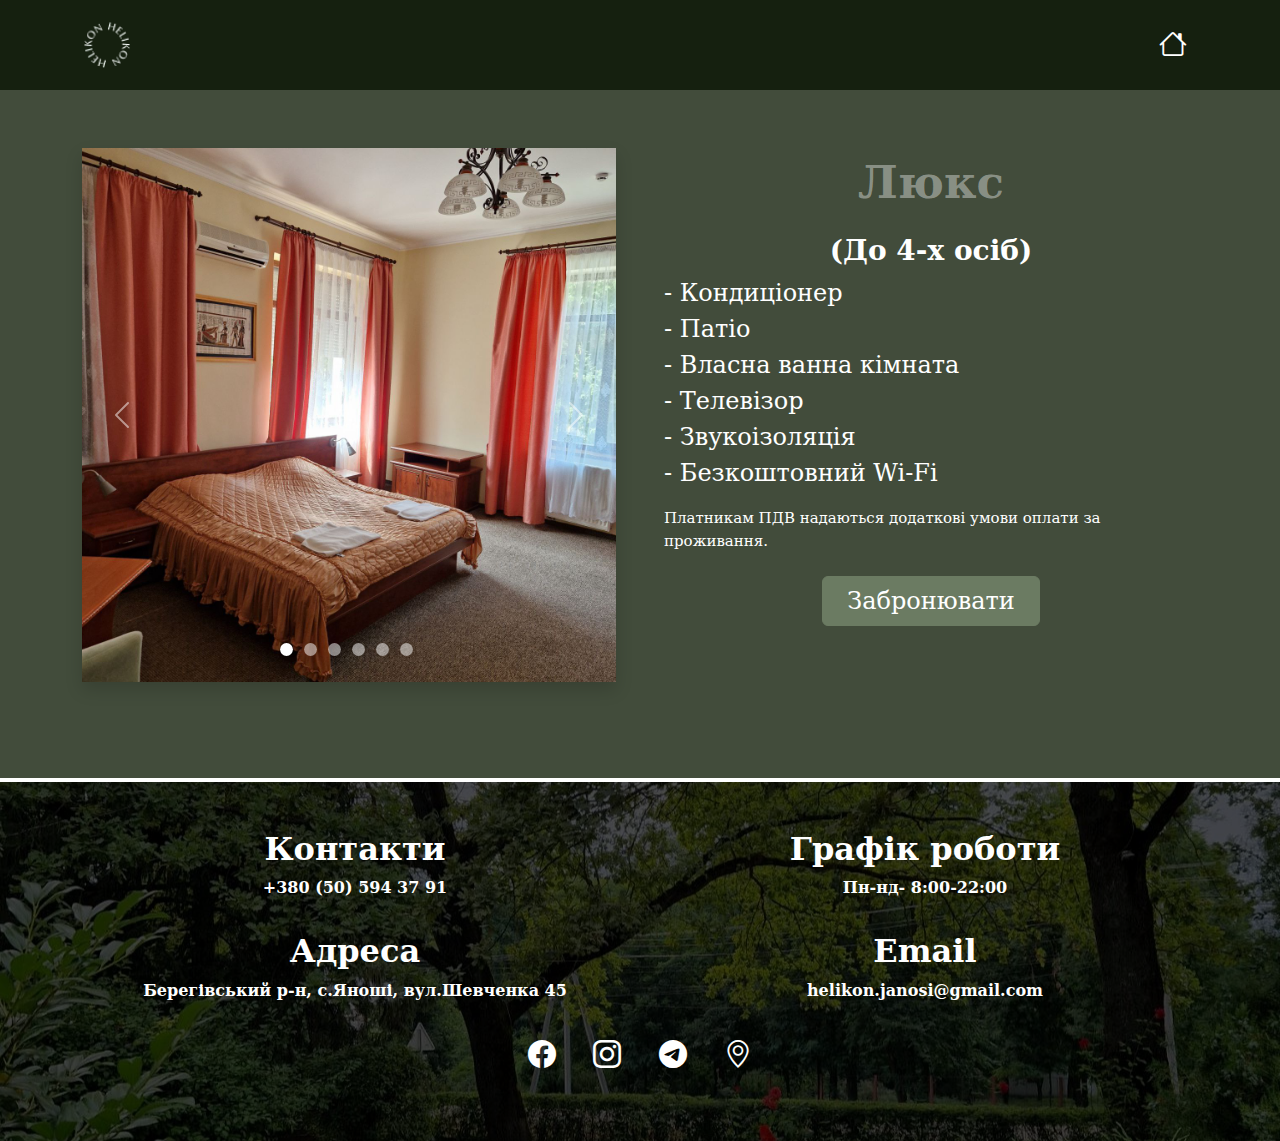
<file: rooms/lux.html>
<!doctype html>
<html lang="en">
  <head>
    <meta charset="utf-8">
    <meta name="viewport" content="width=device-width, initial-scale=1">
    <title>Номер - Люкс Однокімнатний</title>
    <link rel="stylesheet" href="../styles.css">
    <link rel="icon" type="image/x-icon" href="../assets/logo.webp">
    <link rel="stylesheet" href="https://cdn.jsdelivr.net/npm/bootstrap-icons@1.11.3/font/bootstrap-icons.min.css">
    <link href="https://cdn.jsdelivr.net/npm/bootstrap@5.3.3/dist/css/bootstrap.min.css" rel="stylesheet" integrity="sha384-QWTKZyjpPEjISv5WaRU9OFeRpok6YctnYmDr5pNlyT2bRjXh0JMhjY6hW+ALEwIH" crossorigin="anonymous">
  </head>
  <body>
    <header class="gradient">
    <nav class="navbar navbar-expand-lg py-3 navbar-bg fixed-top">
      <div class="container">
        <img src="../assets/logo.webp" style="width: 50px" alt="">
        
          
          <ul class="navbar-nav ms-auto">
            <li class="nav-item ms-0 ms-md-3">
              <a class="nav-link fs-3 fw-bold text-white text-center no-padding" style="letter-spacing: 3px;" aria-current="page" href="../index.html#rooms"><i class="bi bi-house"></i></a>
            </li>
            
          </ul>
        </div>
      </div>
    </nav>
  </header>
  <section class=" bg-dark-green  mt-1 py-5">
    <div class="container-lg py-5">
      <div class="row align-items-center justify-content-center g-5">
          <div class="col-12 col-lg-6 pt-5">
            <div id="carouselExampleIndicators" class="carousel slide" data-bs-ride="carousel">
              <div class="carousel-indicators">
                <button type="button" data-bs-target="#carouselExampleIndicators" data-bs-slide-to="0" class="active" aria-current="true" aria-label="Slide 1"></button>
                <button type="button" data-bs-target="#carouselExampleIndicators" data-bs-slide-to="1" aria-label="Slide 2"></button>
                <button type="button" data-bs-target="#carouselExampleIndicators" data-bs-slide-to="2" aria-label="Slide 3"></button>
                <button type="button" data-bs-target="#carouselExampleIndicators" data-bs-slide-to="3" aria-label="Slide 3"></button>
                <button type="button" data-bs-target="#carouselExampleIndicators" data-bs-slide-to="4" aria-label="Slide 3"></button>
                <button type="button" data-bs-target="#carouselExampleIndicators" data-bs-slide-to="5" aria-label="Slide 3"></button>
              </div>
              <div class="carousel-inner shadow">
                <div class="carousel-item active c-item">
                  <img src="../assets/1szobas-lux-5.jpg" class="d-block c-img w-100" alt="helikontext">
                </div>
                <div class="carousel-item  c-item">
                  <img src="../assets/1szobas-lux.jpg" class="d-block c-img w-100" alt="reception">
                </div>
                
                <div class="carousel-item c-item">
                  <img src="../assets/1szobas-lux-4.jpg" class="d-block w-100" alt="1szobas-lux">
                </div>
                <div class="carousel-item c-item">
                  <img src="../assets/1szobas-lux-6.jpg" class="d-block w-100" alt="1szobas-lux">
                </div>
                <div class="carousel-item c-item">
                  <img src="../assets/1szobas-lux-2.jpg" class="d-block w-100" alt="1szobas-lux">
                </div>
                <div class="carousel-item c-item">
                  <img src="../assets/1szobas-lux-3.jpg" class="d-block w-100" alt="1szobas-lux">
                </div>
              </div>
              <button class="carousel-control-prev" type="button" data-bs-target="#carouselExampleIndicators" data-bs-slide="prev">
                <span class="carousel-control-prev-icon" aria-hidden="true"></span>
                <span class="visually-hidden">Previous</span>
              </button>
              <button class="carousel-control-next" type="button" data-bs-target="#carouselExampleIndicators" data-bs-slide="next">
                <span class="carousel-control-next-icon" aria-hidden="true"></span>
                <span class="visually-hidden">Next</span>
              </button>
            </div>
        </div>
        <div class="col-12 col-lg-6">
            <h1 class="fw-bold text-title-color pb-3 kozep smaller-title text-center" style="font-size: 45px;">Люкс</h1>
            <div class="h3 fw-bold text-white text-center">(До 4-х осіб)</div>
            <p class="lead text-white fs-4 smaller-p kozep">
               
               - Кондиціонер
               <br>
               - Патіо
                <br>
                - Власна ванна кімната
                <br>
                - Телевізор
                <br>
                - Звукоізоляція
                <br>
                - Безкоштовний Wi-Fi
                <p class="text-white lead pdv kozep">Платникам ПДВ надаються додаткові умови оплати за проживання.</p>
              </ul>
              
            </p>
            <div class="gomb text-center mt-4">
                <a href="https://www.booking.com/hotel/ua/otiel-gielikon.hu.html?label=gog235jc-1DCAsoZ0IaZXZhLWFwYXJ0bWFuLWhlbGlrb24tbGlnZXRIEVgDaGeIAQGYARG4ARfIAQzYAQPoAQH4AQKIAgGoAgO4AsijurQGwAIB0gIkMGY1YWI0OTItODQ4OS00OTcwLTk0MWQtNmE1MTg4MWNkZGRl2AIE4AIB&sid=e0cafd37347ac177a29749ce9b56b9c4&aid=356980&ucfs=1&checkin=2024-07-24&checkout=2024-07-28&dest_id=-1040385&dest_type=city&group_adults=2&no_rooms=1&group_children=0&sr_order=popularity&atlas_src=sr_iw_title"><button class="btn btn-secondary px-4 fw-medium fs-4">Забронювати</button></a>
            </div>
              
          </div>
      </div>
    </div>
  </section>

  <footer class="mx-auto mt-1" id="footer">
    <div class="footer-filter py-5">
        <div class="container ">
            <div class="row">
                <div class="col-12 col-lg-6">
                    <h2 class="text-white fw-bold text-center">Контакти</h2>
                    <p class="text-white fw-bold text-center">+380 (50) 594 37 91</p>
                </div>
                <div class="col-12 col-lg-6">
                    <h2 class="text-white fw-bold text-center">Графік роботи</h2>
                    <p class="text-white fw-bold text-center">Пн-нд- 8:00-22:00</p>
                </div>
            </div>
            <div class="row pt-3">
                <div class="col-12 col-lg-6">
                    <h2 class="text-white fw-bold text-center">Адреса</h2>
                    <p class="text-white fw-bold text-center">Берегівський р-н, с.Яноші, вул.Шевченка 45</p>
                </div>
                <div class="col-12 col-lg-6">
                    <h2 class="text-white fw-bold text-center ">Email</h2>
                    <p class="text-white fw-bold text-center ">helikon.janosi@gmail.com</p>
                </div>
            </div>
            <div class="row">
              <div class="col-12">
                <p class="socials mt-3 text-center">
                  <a href="https://www.facebook.com/helikonhotel/" target="_blank"><i class="bi bi-facebook text-white fs-3 mx-3"></i></a>
                  <a href="https://www.instagram.com/hotel.helikon?igshid=MzRlODBiNWFlZA%3D%3D" target="_blank"><i class="bi bi-instagram text-white fs-3 mx-3"></i></a>
                  <a href="https://t.me/helikon_hotel" target="_blank"><i class="bi bi-telegram text-white fs-3 mx-3"></i></a>
                  <a href="https://maps.app.goo.gl/gHzS9UnfckGbRs8E8" target="_blank"><i class="bi bi-geo-alt text-white fs-3 mx-3"></i></a>
                </p>
              </div>
            </div>
        </div>
    </div>
   
  </footer>

    <script src="https://cdn.jsdelivr.net/npm/bootstrap@5.3.3/dist/js/bootstrap.bundle.min.js" integrity="sha384-YvpcrYf0tY3lHB60NNkmXc5s9fDVZLESaAA55NDzOxhy9GkcIdslK1eN7N6jIeHz" crossorigin="anonymous"></script>
  </body>
</html>
</file>
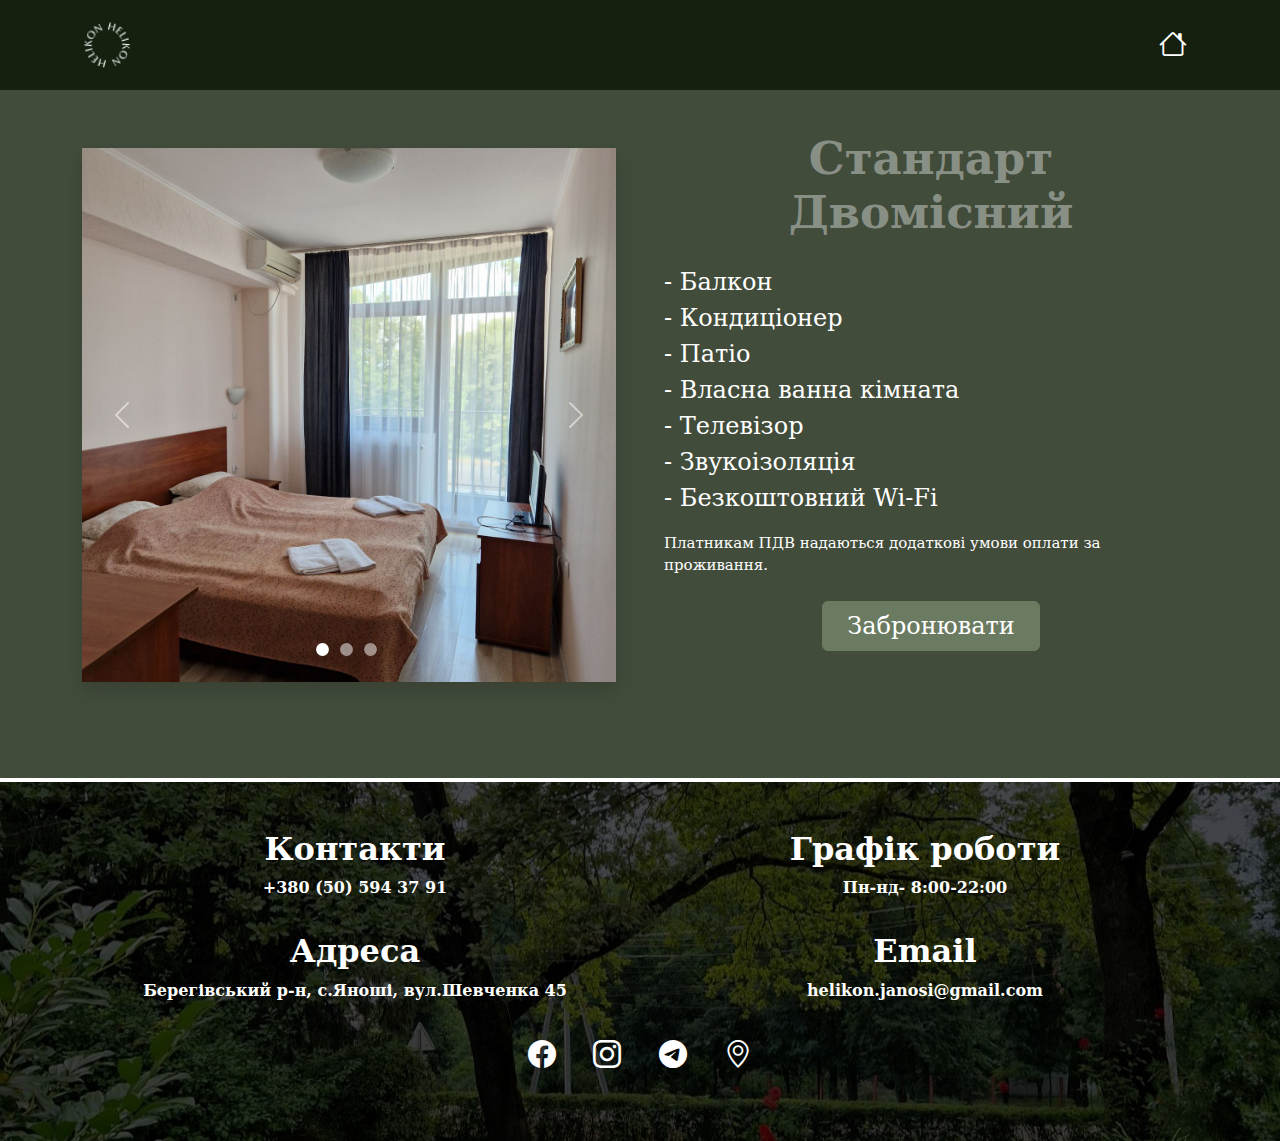
<file: rooms/standard.html>
<!doctype html>
<html lang="en">
  <head>
    <meta charset="utf-8">
    <meta name="viewport" content="width=device-width, initial-scale=1">
    <title>Номер - Стандарт Двомісний</title>
    <link rel="stylesheet" href="../styles.css">
    <link rel="icon" type="image/x-icon" href="../assets/logo.webp">
    <link rel="stylesheet" href="https://cdn.jsdelivr.net/npm/bootstrap-icons@1.11.3/font/bootstrap-icons.min.css">
    <link href="https://cdn.jsdelivr.net/npm/bootstrap@5.3.3/dist/css/bootstrap.min.css" rel="stylesheet" integrity="sha384-QWTKZyjpPEjISv5WaRU9OFeRpok6YctnYmDr5pNlyT2bRjXh0JMhjY6hW+ALEwIH" crossorigin="anonymous">
  </head>
  <body>
    <header class="gradient">
    <nav class="navbar navbar-expand-lg py-3 navbar-bg fixed-top">
      <div class="container">
        <img src="../assets/logo.webp" style="width: 50px" alt="">
        
          
          <ul class="navbar-nav ms-auto">
            <li class="nav-item ms-0 ms-md-3">
              <a class="nav-link fs-3 fw-bold text-white text-center no-padding" style="letter-spacing: 3px;" aria-current="page" href="../index.html#rooms"><i class="bi bi-house"></i></a>
            </li>
            
          </ul>
        </div>
      </div>
    </nav>
  </header>
  <section class=" bg-dark-green  mt-1 py-5">
    <div class="container py-5">
      <div class="row align-items-center justify-content-center g-5">
          <div class="col-12 col-lg-6 pt-5">
            <div id="carouselExampleIndicators" class="carousel slide" data-bs-ride="carousel">
              <div class="carousel-indicators">
                <button type="button" data-bs-target="#carouselExampleIndicators" data-bs-slide-to="0" class="active" aria-current="true" aria-label="Slide 1"></button>
                <button type="button" data-bs-target="#carouselExampleIndicators" data-bs-slide-to="1" aria-label="Slide 2"></button>
                <button type="button" data-bs-target="#carouselExampleIndicators" data-bs-slide-to="2" aria-label="Slide 3"></button>
              </div>
              <div class="carousel-inner shadow">
                <div class="carousel-item active c-item">
                  <img src="../assets/standard-1.jpg" class="d-block c-img w-100" alt="reception">
                </div>
                <div class="carousel-item c-item">
                  <img src="../assets/standard-2.jpg" class="d-block c-img w-100" alt="helikontext">
                </div>
                <div class="carousel-item c-item">
                  <img src="../assets/standard-3.jpg" class="d-block w-100" alt="monument">
                </div>
              </div>
              <button class="carousel-control-prev" type="button" data-bs-target="#carouselExampleIndicators" data-bs-slide="prev">
                <span class="carousel-control-prev-icon" aria-hidden="true"></span>
                <span class="visually-hidden">Previous</span>
              </button>
              <button class="carousel-control-next" type="button" data-bs-target="#carouselExampleIndicators" data-bs-slide="next">
                <span class="carousel-control-next-icon" aria-hidden="true"></span>
                <span class="visually-hidden">Next</span>
              </button>
            </div>
        </div>
        <div class="col-12 col-lg-6">
            <h1 class="fw-bold text-title-color pb-3 kozep smaller-title text-center" style="font-size: 45px;">Стандарт Двомісний</h1>
            <p class="lead text-white fs-4 smaller-p kozep">
                - Балкон
                <br>
               - Кондиціонер
               <br>
               - Патіо
                <br>
                - Власна ванна кімната
                <br>
                - Телевізор
                <br>
                - Звукоізоляція
                <br>
                - Безкоштовний Wi-Fi
                <p class="text-white lead pdv kozep">Платникам ПДВ надаються додаткові умови оплати за проживання.</p>
              </ul>
              
            </p>
            <div class="gomb text-center mt-4">
                <a href="https://www.booking.com/hotel/ua/otiel-gielikon.hu.html?label=gog235jc-1DCAsoZ0IaZXZhLWFwYXJ0bWFuLWhlbGlrb24tbGlnZXRIEVgDaGeIAQGYARG4ARfIAQzYAQPoAQH4AQKIAgGoAgO4AsijurQGwAIB0gIkMGY1YWI0OTItODQ4OS00OTcwLTk0MWQtNmE1MTg4MWNkZGRl2AIE4AIB&sid=e0cafd37347ac177a29749ce9b56b9c4&aid=356980&ucfs=1&checkin=2024-07-24&checkout=2024-07-28&dest_id=-1040385&dest_type=city&group_adults=2&no_rooms=1&group_children=0&sr_order=popularity&atlas_src=sr_iw_title"><button class="btn btn-secondary px-4 fw-medium fs-4">Забронювати</button></a>
            </div>
              
          </div>
      </div>
    </div>
  </section>

  <footer class="mx-auto mt-1" id="footer">
    <div class="footer-filter py-5">
        <div class="container ">
            <div class="row">
                <div class="col-12 col-lg-6">
                    <h2 class="text-white fw-bold text-center">Контакти</h2>
                    <p class="text-white fw-bold text-center">+380 (50) 594 37 91</p>
                </div>
                <div class="col-12 col-lg-6">
                    <h2 class="text-white fw-bold text-center">Графік роботи</h2>
                    <p class="text-white fw-bold text-center">Пн-нд- 8:00-22:00</p>
                </div>
            </div>
            <div class="row pt-3">
                <div class="col-12 col-lg-6">
                    <h2 class="text-white fw-bold text-center">Адреса</h2>
                    <p class="text-white fw-bold text-center">Берегівський р-н, с.Яноші, вул.Шевченка 45</p>
                </div>
                <div class="col-12 col-lg-6">
                    <h2 class="text-white fw-bold text-center ">Email</h2>
                    <p class="text-white fw-bold text-center ">helikon.janosi@gmail.com</p>
                </div>
            </div>
            <div class="row">
              <div class="col-12">
                <p class="socials mt-3 text-center">
                  <a href="https://www.facebook.com/helikonhotel/" target="_blank"><i class="bi bi-facebook text-white fs-3 mx-3"></i></a>
                  <a href="https://www.instagram.com/hotel.helikon?igshid=MzRlODBiNWFlZA%3D%3D" target="_blank"><i class="bi bi-instagram text-white fs-3 mx-3"></i></a>
                  <a href="https://t.me/helikon_hotel" target="_blank"><i class="bi bi-telegram text-white fs-3 mx-3"></i></a>
                  <a href="https://maps.app.goo.gl/gHzS9UnfckGbRs8E8" target="_blank"><i class="bi bi-geo-alt text-white fs-3 mx-3"></i></a>
                </p>
              </div>
            </div>
        </div>
    </div>
   
  </footer>

    <script src="https://cdn.jsdelivr.net/npm/bootstrap@5.3.3/dist/js/bootstrap.bundle.min.js" integrity="sha384-YvpcrYf0tY3lHB60NNkmXc5s9fDVZLESaAA55NDzOxhy9GkcIdslK1eN7N6jIeHz" crossorigin="anonymous"></script>
  </body>
</html>
</file>
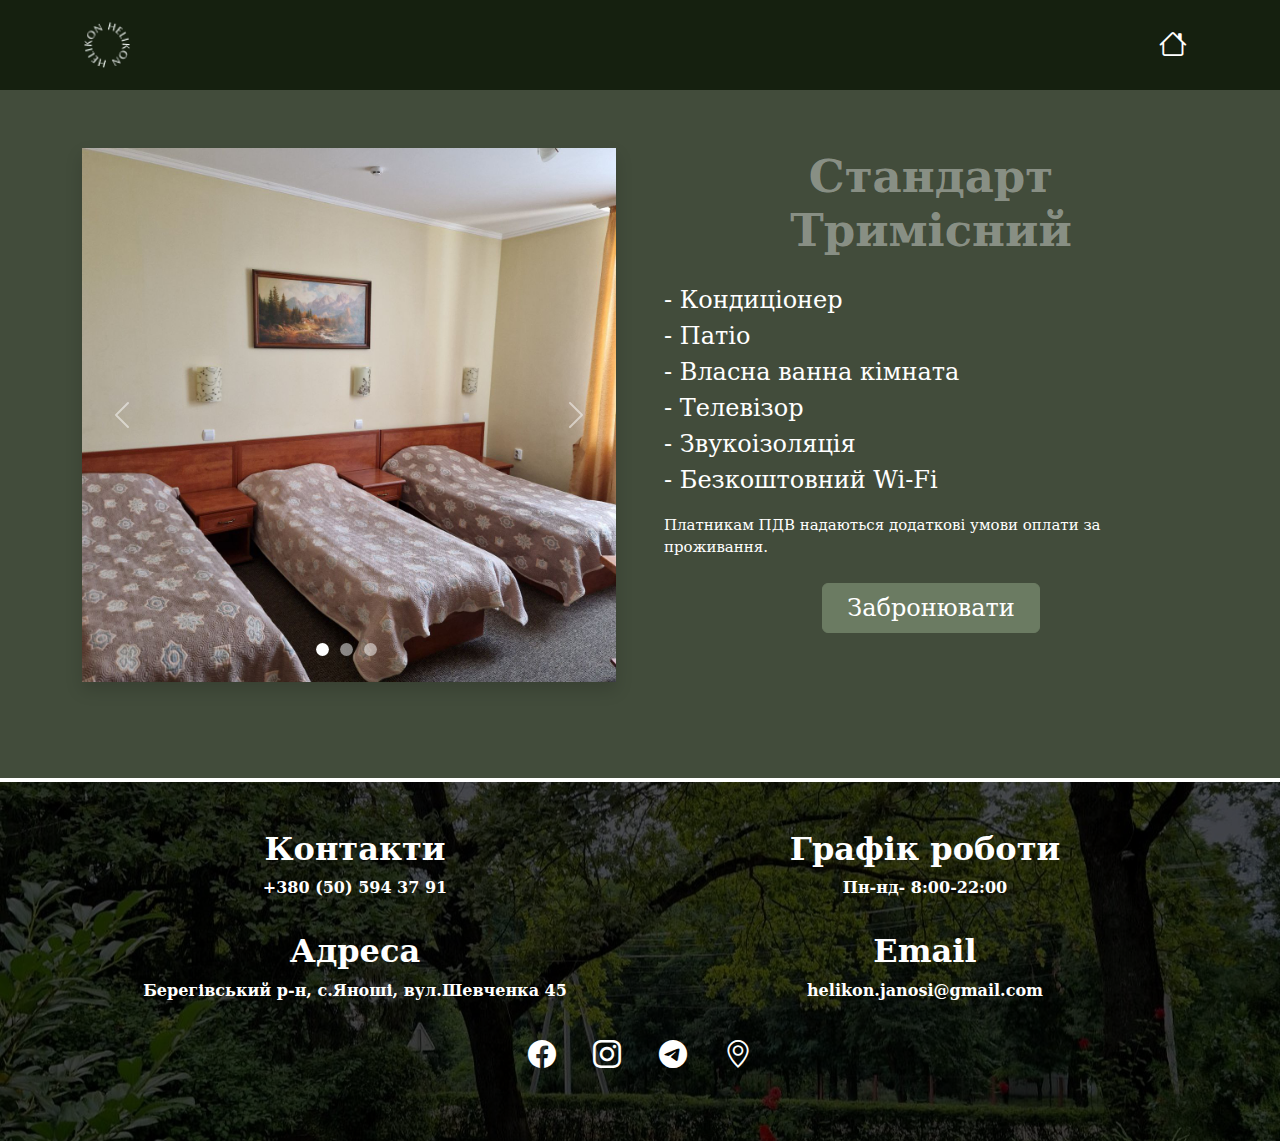
<file: rooms/standard3.html>
<!doctype html>
<html lang="en">
  <head>
    <meta charset="utf-8">
    <meta name="viewport" content="width=device-width, initial-scale=1">
    <title> Номер - Стандарт Тримісний</title>
    <link rel="stylesheet" href="../styles.css">
    <link rel="icon" type="image/x-icon" href="../assets/logo.webp">
    <link rel="stylesheet" href="https://cdn.jsdelivr.net/npm/bootstrap-icons@1.11.3/font/bootstrap-icons.min.css">
    <link href="https://cdn.jsdelivr.net/npm/bootstrap@5.3.3/dist/css/bootstrap.min.css" rel="stylesheet" integrity="sha384-QWTKZyjpPEjISv5WaRU9OFeRpok6YctnYmDr5pNlyT2bRjXh0JMhjY6hW+ALEwIH" crossorigin="anonymous">
  </head>
  <body>
    <header class="gradient">
    <nav class="navbar navbar-expand-lg py-3 navbar-bg fixed-top">
      <div class="container">
        <img src="../assets/logo.webp" style="width: 50px" alt="">
        
          
          <ul class="navbar-nav ms-auto">
            <li class="nav-item ms-0 ms-md-3">
              <a class="nav-link fs-3 fw-bold text-white text-center no-padding" style="letter-spacing: 3px;" aria-current="page" href="../index.html#rooms"><i class="bi bi-house"></i></a>
            </li>
            
          </ul>
        </div>
      </div>
    </nav>
  </header>
  <section class=" bg-dark-green  mt-1 py-5">
    <div class="container py-5">
      <div class="row align-items-center justify-content-center g-5">
          <div class="col-12 col-lg-6 pt-5">
            <div id="carouselExampleIndicators" class="carousel slide" data-bs-ride="carousel">
              <div class="carousel-indicators">
                <button type="button" data-bs-target="#carouselExampleIndicators" data-bs-slide-to="0" class="active" aria-current="true" aria-label="Slide 1"></button>
                <button type="button" data-bs-target="#carouselExampleIndicators" data-bs-slide-to="1" aria-label="Slide 2"></button>
                <button type="button" data-bs-target="#carouselExampleIndicators" data-bs-slide-to="2" aria-label="Slide 3"></button>
              </div>
              <div class="carousel-inner shadow">
                <div class="carousel-item active c-item">
                  <img src="../assets/3-standard-beds.jpg" class="d-block c-img w-100" alt="3-bed-standard-pictures">
                </div>
                <div class="carousel-item c-item">
                  <img src="../assets/3-standard-beds-2.jpg" class="d-block c-img w-100" alt="3-bed-standard-pictures">
                </div>
                <div class="carousel-item c-item">
                  <img src="../assets/3-standard-room.jpg" class="d-block w-100" alt="3-bed-standard-pictures">
                </div>
              </div>
              <button class="carousel-control-prev" type="button" data-bs-target="#carouselExampleIndicators" data-bs-slide="prev">
                <span class="carousel-control-prev-icon" aria-hidden="true"></span>
                <span class="visually-hidden">Previous</span>
              </button>
              <button class="carousel-control-next" type="button" data-bs-target="#carouselExampleIndicators" data-bs-slide="next">
                <span class="carousel-control-next-icon" aria-hidden="true"></span>
                <span class="visually-hidden">Next</span>
              </button>
            </div>
        </div>
        <div class="col-12 col-lg-6">
            <h1 class="fw-bold text-title-color pb-3 kozep smaller-title text-center" style="font-size: 45px;">Стандарт Тримісний</h1>
            <p class="lead text-white fs-4 smaller-p kozep">
               
               - Кондиціонер
               <br>
               - Патіо
                <br>
                - Власна ванна кімната
                <br>
                - Телевізор
                <br>
                - Звукоізоляція
                <br>
                - Безкоштовний Wi-Fi
                <p class="text-white lead pdv kozep">Платникам ПДВ надаються додаткові умови оплати за проживання.</p>
              </ul>
              
            </p>
            <div class="gomb text-center mt-4">
                <a href="https://www.booking.com/hotel/ua/otiel-gielikon.hu.html?label=gog235jc-1DCAsoZ0IaZXZhLWFwYXJ0bWFuLWhlbGlrb24tbGlnZXRIEVgDaGeIAQGYARG4ARfIAQzYAQPoAQH4AQKIAgGoAgO4AsijurQGwAIB0gIkMGY1YWI0OTItODQ4OS00OTcwLTk0MWQtNmE1MTg4MWNkZGRl2AIE4AIB&sid=e0cafd37347ac177a29749ce9b56b9c4&aid=356980&ucfs=1&checkin=2024-07-24&checkout=2024-07-28&dest_id=-1040385&dest_type=city&group_adults=2&no_rooms=1&group_children=0&sr_order=popularity&atlas_src=sr_iw_title"><button class="btn btn-secondary px-4 fw-medium fs-4">Забронювати</button></a>
            </div>
              
          </div>
      </div>
    </div>
  </section>

  <footer class="mx-auto mt-1" id="footer">
    <div class="footer-filter py-5">
        <div class="container ">
            <div class="row">
                <div class="col-12 col-lg-6">
                    <h2 class="text-white fw-bold text-center">Контакти</h2>
                    <p class="text-white fw-bold text-center">+380 (50) 594 37 91</p>
                </div>
                <div class="col-12 col-lg-6">
                    <h2 class="text-white fw-bold text-center">Графік роботи</h2>
                    <p class="text-white fw-bold text-center">Пн-нд- 8:00-22:00</p>
                </div>
            </div>
            <div class="row pt-3">
                <div class="col-12 col-lg-6">
                    <h2 class="text-white fw-bold text-center">Адреса</h2>
                    <p class="text-white fw-bold text-center">Берегівський р-н, с.Яноші, вул.Шевченка 45</p>
                </div>
                <div class="col-12 col-lg-6">
                    <h2 class="text-white fw-bold text-center ">Email</h2>
                    <p class="text-white fw-bold text-center ">helikon.janosi@gmail.com</p>
                </div>
            </div>
            <div class="row">
              <div class="col-12">
                <p class="socials mt-3 text-center">
                  <a href="https://www.facebook.com/helikonhotel/" target="_blank"><i class="bi bi-facebook text-white fs-3 mx-3"></i></a>
                  <a href="https://www.instagram.com/hotel.helikon?igshid=MzRlODBiNWFlZA%3D%3D" target="_blank"><i class="bi bi-instagram text-white fs-3 mx-3"></i></a>
                  <a href="https://t.me/helikon_hotel" target="_blank"><i class="bi bi-telegram text-white fs-3 mx-3"></i></a>
                  <a href="https://maps.app.goo.gl/gHzS9UnfckGbRs8E8" target="_blank"><i class="bi bi-geo-alt text-white fs-3 mx-3"></i></a>
                </p>
              </div>
            </div>
        </div>
    </div>
   
  </footer>

    <script src="https://cdn.jsdelivr.net/npm/bootstrap@5.3.3/dist/js/bootstrap.bundle.min.js" integrity="sha384-YvpcrYf0tY3lHB60NNkmXc5s9fDVZLESaAA55NDzOxhy9GkcIdslK1eN7N6jIeHz" crossorigin="anonymous"></script>
  </body>
</html>
</file>
<file: styles.css>
html{
    scroll-behavior: smooth;
    overflow-x: hidden !important;
    scroll-padding-top: 100px !important;
      
}
*{
    font-family: 'Serif', montserrat !important;
}
body{
    overflow-x: hidden;
}
::selection {
    color: rgb(50, 49, 49) !important;
    background: rgb(96, 96, 96);
  }
:root {
    --light-green: #6B7B62 ;
    --dark-green: rgba(66, 76, 59, 1);
    --hover-text-color: rgba(255, 255, 255, 0.800);
    --hover-text-color: rgba(255, 255, 255, 0.4);
}
footer{
    background-image: url('assets/footer.webp');
    background-size: cover;
    
    background-position: center center;
}
a{
    text-decoration: none !important;
    color: white !important;
}
nav{
    transition: .25s linear;
}

.navbar-bg{
    background-color: #15200F !important; 
    color: white;
}
.navbar_dark{
    transition: .15s;
}
.navbar-dark .navbar-toggler-icon{
    background-image: url("data:image/svg+xml,%3csvg xmlns='http://www.w3.org/2000/svg' viewBox='0 0 30 30'%3e%3cpath stroke='rgba%28255, 255, 255, 1%29' stroke-linecap='round' stroke-miterlimit='10' stroke-width='2' d='M4 7h22M4 15h22M4 23h22'/%3e%3c/svg%3e");
}
.navbar-dark .navbar-toggler{
    border: 0;
}
.footer-filter{
    background-color: rgba(0, 0, 0, 0.7);
    position: relative;
    height: 100%;
}
.salt-room-filter{
    background-color: rgba(0, 0, 0, 0.7);
    position: relative;
    height: 100%;
}

c-item {
    height: 300px;
   }

c-img {
    height: 100%;
    object-fit: cover;
    filter: brightness(50%);
}
.conference{
    background-image: url(assets/conference.webp);
    background-size: cover;
    height: 100%;
    width: 100%;

}
.salt-room{
    background-image: url(assets/salt-room.webp);
    background-size: cover;
    height: 100%;
    width: 100%;
}
.hero {
    background-image: url("assets/background.webp");
    background-size: cover !important;
    
   
}
.food {
    background-image: url("assets/kaja.webp");
        background-color: rgba(26, 26, 26, 0.618);
    background-blend-mode: multiply;
    background-size: cover;
    border-top: 1px solid white;
    border-bottom: 1px solid white;
}

.carousel-indicators [data-bs-target] {
    box-sizing: content-box;
    flex: 0 1 auto;
    width: 13px !important;
    height: 13px !important;
    border-radius: 50%;
    padding: 0px;
    margin-right: 8px !important;
    margin-left: 5px;
    text-indent: -999px;
    cursor: pointer;
    background-color: #fff;
    background-clip: padding-box;
    border: 0;
    border-top: 10px solid transparent;
    border-bottom: 10px solid transparent;
    opacity: .5;
    transition: opacity .6s ease;
}



.nav-link:hover{
    color: var(--hover-text-color) !important;
    transition: .2s linear;
}
.btn-primary:hover{
    background-color: var(--light-green) !important;
}
.btn-secondary:hover{
    background-color: var(--dark-green) !important;
}
i{
    transition: .2s linear;
}
a:hover i{
    color: var(--hover-text-color) !important;
    transition: .2s linear;
}

.bg-dark-green{
    background-color: var(--dark-green);
}
.bg-light-green{
    background-color: var(--light-green);
}
.text-title-color{
    color: var(--hover-text-color) !important;
}
.btn-primary{
    background-color: var(--dark-green) !important;
    border-color: var(--dark-green) !important;
}
.btn-secondary{
    background-color: var(--light-green) !important;
    border-color: var(--light-green) !important;
}
.card{
    transition: .4s;
}
.card:hover{
    transform: scale(1.05) !important;
    box-shadow: black !important;
    z-index: 1;
    transition: .4s;
}
.hero{
    height: 85vh;
}
.wrapper{
    position: relative;
    top: 57%;
    left: 10%;
}
.w-50{
    width: 50%;
}
.pdv{
    font-size: 15px !important;
}


@media (max-width:1200px){
    .no-padding{
        padding: 0 !important;
    }
    .card-width{
        max-width: 50vh !important;
    }
    
    
}
@media (max-width:991px) {
    .kozep{
        text-align: center !important;
    }
    .jc-center{
        justify-content: center !important;
    }
    .a-pt{
        padding-top: 15px !important;
    }
}
@media (max-width:991px) and (min-width:767px){
    .card-height{
        height: 350px !important;
    }
    .button-padding{
        margin-top: 14px !important;
    }
}


@media (max-width: 480px){
    .smaller-title{
        font-size: 32px !important;
    }
    .smaller-helikon{
        font-size: 37px !important;
    }
    .smaller-p{
        font-size: 15px !important;
    }
    .card-width{
        max-width: 90% !important;
        height: 65vh !important;
    }
    .btn-resp{
        width: 20vh !important; height: 45px !important; 
    }
    .bigger-title{
        font-size: 42px !important;
    }
}

@media (max-width:360px) {
    .card-width{
        max-width: 90% !important;
    }
    .top{
        top: 5% !important;
    }
}
</file>
